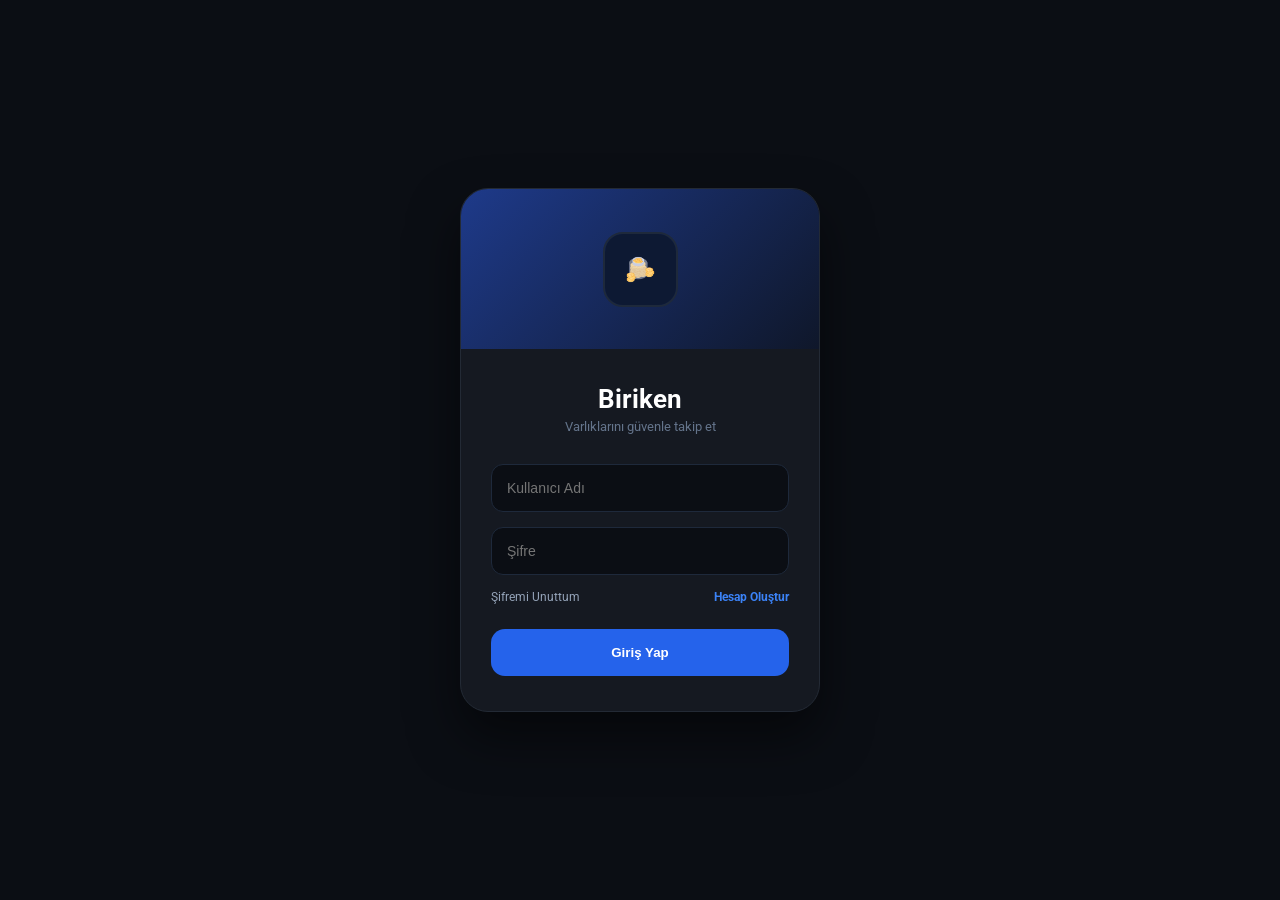
<file: index.html>
<!DOCTYPE html>
<html lang="tr">
<head>
    <meta charset="UTF-8">
    <meta name="viewport" content="width=device-width, initial-scale=1.0">
    <title>Biriken - Giriş Sistemi</title>
    <link rel="icon" type="image/jpeg" href="WhatsApp Image 2026-04-15 at 11.48.33.jpeg">
    <link rel="stylesheet" href="style.css">
</head>
<body>

    <div id="toast-container"></div>

    <div id="loginCard">
        <div class="header-shape">
            <img src="WhatsApp Image 2026-04-15 at 11.48.33.jpeg" alt="Logo" class="login-logo">
        </div>
        <div class="content">
            <h2 class="title">Biriken</h2>
            <p class="subtitle">Varlıklarını güvenle takip et</p>
            <div class="form-container">
                <form id="loginForm">
                    <div class="input-wrapper">
                        <input type="text" id="loginUser" placeholder="Kullanıcı Adı" required>
                    </div>
                    <div class="input-wrapper">
                        <input type="password" id="loginPass" placeholder="Şifre" required>
                    </div>
                    <div class="form-links">
                        <a href="javascript:void(0)" onclick="openModal('forgotModal')">Şifremi Unuttum</a>
                        <a href="javascript:void(0)" onclick="openModal('registerModal')" class="highlight">Hesap Oluştur</a>
                    </div>
                    <button type="submit" class="btn-primary">Giriş Yap</button>
                </form>
            </div>
        </div>
    </div>

    <div id="registerModal" class="modal">
        <div class="modal-content">
            <div class="modal-header">
                <h3>Yeni Hesap Oluştur</h3>
                <span class="close-btn" onclick="closeModals()">&times;</span>
            </div>
            <form id="regForm">
                <input type="text" id="regUser" placeholder="Kullanıcı Adı" minlength="3" required>
                <input type="email" id="regEmail" placeholder="E-posta" required>
                <input type="password" id="regPass" placeholder="Şifre (8+ karakter)" minlength="8" required>
                <input type="password" id="regConfirm" placeholder="Şifre Tekrar" required>
                <button type="submit" class="btn-primary">Kaydı Tamamla</button>
            </form>
        </div>
    </div>

    <div id="forgotModal" class="modal">
        <div class="modal-content">
            <div class="modal-header">
                <h3>Şifre Yenileme</h3>
                <span class="close-btn" onclick="closeModals()">&times;</span>
            </div>
            <div id="step1">
                <p class="sub-text">Kayıtlı bilgilerinizi girin</p>
                <input type="text" id="forgetName" placeholder="Kullanıcı Adı" required>
                <input type="email" id="forgetEmail" placeholder="E-posta" required>
                <button onclick="verifyUser()" class="btn-primary">Sorgula</button>
            </div>
            <div id="step2" style="display: none;">
                <p class="sub-text">Yeni şifrenizi belirleyin</p>
                <input type="password" id="newPass" placeholder="Yeni Şifre" minlength="8" required>
                <button onclick="saveNewPassword()" class="btn-success">Güncelle</button>
            </div>
        </div>
    </div>

    <script>
        function showToast(message, type = 'info') {
            const container = document.getElementById('toast-container');
            const toast = document.createElement('div');
            toast.className = `toast toast-${type}`;
            toast.innerText = message;
            container.appendChild(toast);
            setTimeout(() => { toast.classList.add('show'); }, 100);
            setTimeout(() => {
                toast.classList.remove('show');
                setTimeout(() => { container.removeChild(toast); }, 300);
            }, 3000);
        }

        function openModal(id) { document.getElementById(id).style.display = 'flex'; }
        function closeModals() { 
            document.querySelectorAll('.modal').forEach(m => m.style.display = 'none');
            document.getElementById('step1').style.display = 'block';
            document.getElementById('step2').style.display = 'none';
        }

        document.getElementById('regForm').onsubmit = function(e) {
            e.preventDefault();
            const user = document.getElementById('regUser').value;
            const email = document.getElementById('regEmail').value;
            const pass = document.getElementById('regPass').value;
            const confirm = document.getElementById('regConfirm').value;
            if(pass !== confirm) { showToast("Şifreler eşleşmiyor!", "error"); return; }
            if(localStorage.getItem('db_' + user)) { showToast("Kullanıcı adı kullanımda!", "error"); return; }
            localStorage.setItem('db_' + user, JSON.stringify({ user, email, pass }));
            showToast("Hesap başarıyla oluşturuldu!", "success");
            setTimeout(closeModals, 1000);
        };

        document.getElementById('loginForm').onsubmit = function(e) {
            e.preventDefault();
            const user = document.getElementById('loginUser').value;
            const pass = document.getElementById('loginPass').value;
            const account = localStorage.getItem('db_' + user);
            if (account) {
                const data = JSON.parse(account);
                if (data.pass === pass) {
                    showToast("Giriş yapılıyor...", "success");
                    localStorage.setItem('aktifKullanici', user); 
                    setTimeout(() => { window.location.href = "anasayfa.html"; }, 800);
                } else { showToast("Hatalı şifre!", "error"); }
            } else { showToast("Hesap bulunamadı!", "error"); }
        };

        let resetUser = "";
        function verifyUser() {
            const name = document.getElementById('forgetName').value;
            const email = document.getElementById('forgetEmail').value;
            const account = localStorage.getItem('db_' + name);
            if (account && JSON.parse(account).email === email) {
                resetUser = name;
                document.getElementById('step1').style.display = 'none';
                document.getElementById('step2').style.display = 'block';
                showToast("Kimlik doğrulandı.", "success");
            } else { showToast("Bilgiler hatalı!", "error"); }
        }

        function saveNewPassword() {
            const newP = document.getElementById('newPass').value;
            if (newP.length < 8) { showToast("Şifre yetersiz!", "error"); return; }
            let data = JSON.parse(localStorage.getItem('db_' + resetUser));
            data.pass = newP;
            localStorage.setItem('db_' + resetUser, JSON.stringify(data));
            showToast("Şifre güncellendi!", "success");
            setTimeout(closeModals, 1000);
        }
    </script>

</body>
</html>
</file>
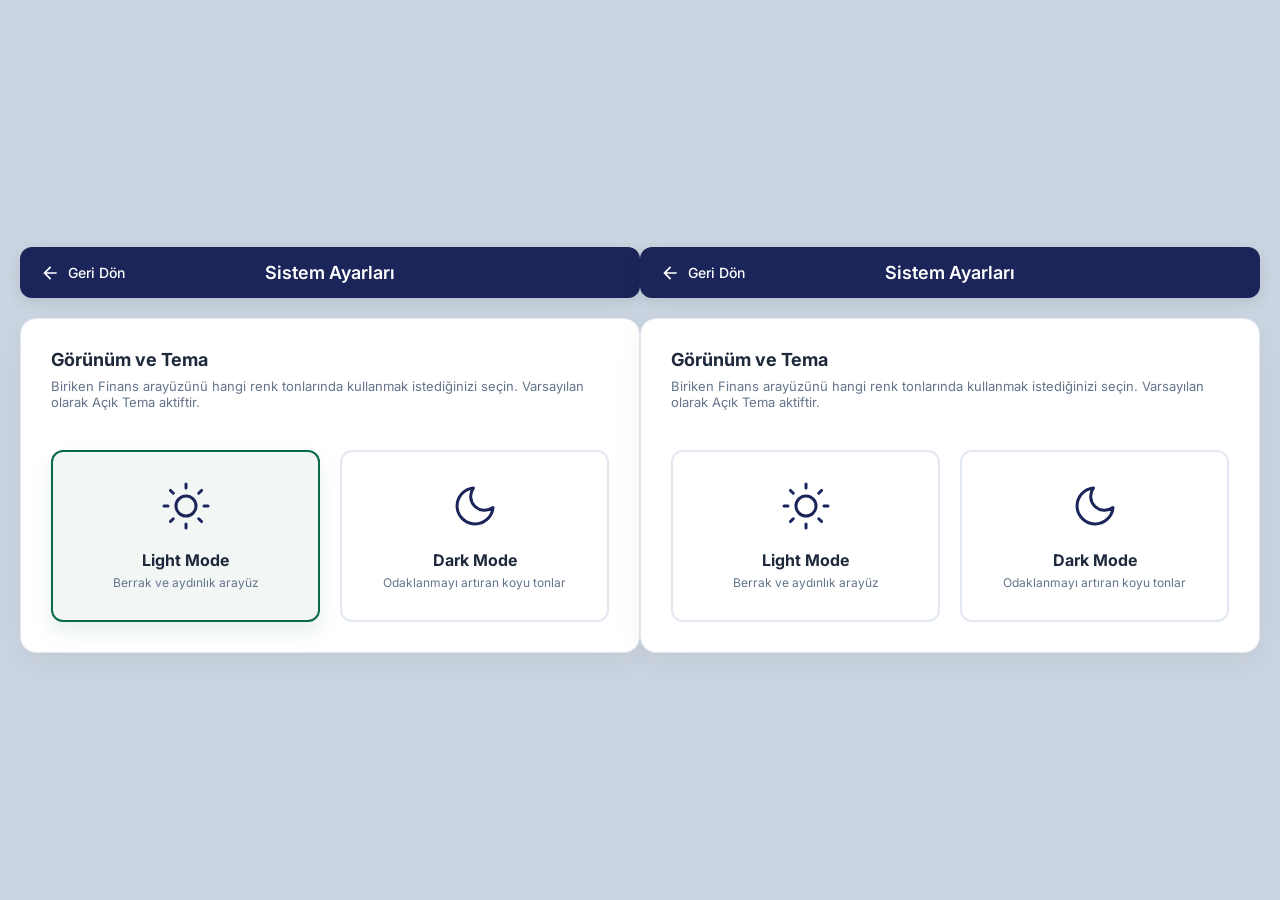
<file: ayarlar.html>
<!DOCTYPE html>
<html lang="tr">
<head>
    <meta charset="UTF-8">
    <meta name="viewport" content="width=device-width, initial-scale=1.0">
    <title>Ayarlar | Biriken Finans</title>
    <link rel="stylesheet" href="ayarlar.css">
    <link href="https://fonts.googleapis.com/css2?family=Inter:wght@400;500;600;700&display=swap" rel="stylesheet">
    
    <script>
        if (localStorage.getItem('theme') === 'dark') {
            document.documentElement.classList.add('dark-theme');
        }
    </script>
</head>
<body>

    <div class="settings-container">
        <div class="header-bar">
            <button class="back-btn" onclick="window.history.back()">
                <svg viewBox="0 0 24 24"><path d="M20 11H7.83l5.59-5.59L12 4l-8 8 8 8 1.41-1.41L7.83 13H20v-2z"/></svg>
                Geri Dön
            </button>
            <h2>Sistem Ayarları</h2>
            <div style="width: 100px;"></div> 
        </div>

        <div class="settings-card">
            <div class="settings-section">
                <h3>Görünüm ve Tema</h3>
                <p>Biriken Finans arayüzünü hangi renk tonlarında kullanmak istediğinizi seçin. Varsayılan olarak Açık Tema aktiftir.</p>
                
                <div class="theme-options">
    <div class="theme-box" id="theme-light" onclick="setTheme('light')">
        <div class="theme-icon">
            <svg viewBox="0 0 24 24" fill="none" stroke="currentColor" stroke-width="1.5" stroke-linecap="round" stroke-linejoin="round">
                <circle cx="12" cy="12" r="5"></circle>
                <line x1="12" y1="1" x2="12" y2="3"></line>
                <line x1="12" y1="21" x2="12" y2="23"></line>
                <line x1="4.22" y1="4.22" x2="5.64" y2="5.64"></line>
                <line x1="18.36" y1="18.36" x2="19.78" y2="19.78"></line>
                <line x1="1" y1="12" x2="3" y2="12"></line>
                <line x1="21" y1="12" x2="23" y2="12"></line>
                <line x1="4.22" y1="19.78" x2="5.64" y2="18.36"></line>
                <line x1="18.36" y1="5.64" x2="19.78" y2="4.22"></line>
            </svg>
        </div>
        <h4>Light Mode</h4>
        <span>Berrak ve aydınlık arayüz</span>
    </div>

    <div class="theme-box" id="theme-dark" onclick="setTheme('dark')">
        <div class="theme-icon">
            <svg viewBox="0 0 24 24" fill="none" stroke="currentColor" stroke-width="1.5" stroke-linecap="round" stroke-linejoin="round">
                <path d="M21 12.79A9 9 0 1 1 11.21 3 7 7 0 0 0 21 12.79z"></path>
            </svg>
        </div>
        <h4>Dark Mode</h4>
        <span>Odaklanmayı artıran koyu tonlar</span>
    </div>
</div>
            </div>
        </div>
    </div>

    <script>
        document.addEventListener('DOMContentLoaded', () => {
            // Hangi tema aktifse onun kartını işaretle
            const currentTheme = localStorage.getItem('theme') || 'light';
            document.getElementById(`theme-${currentTheme}`).classList.add('active-theme');
        });

        function setTheme(themeType) {
            // Önceki seçimleri temizle
            document.getElementById('theme-light').classList.remove('active-theme');
            document.getElementById('theme-dark').classList.remove('active-theme');
            
            // Yeni seçimi aktif yap
            document.getElementById(`theme-${themeType}`).classList.add('active-theme');

            if (themeType === 'dark') {
                document.documentElement.classList.add('dark-theme');
                localStorage.setItem('theme', 'dark');
            } else {
                document.documentElement.classList.remove('dark-theme');
                localStorage.setItem('theme', 'light');
            }
        }
    </script>
</body>
</html><!DOCTYPE html>
<html lang="tr">
<head>
    <meta charset="UTF-8">
    <meta name="viewport" content="width=device-width, initial-scale=1.0">
    <title>Ayarlar | Biriken Finans</title>
    <link rel="stylesheet" href="ayarlar.css">
    <link href="https://fonts.googleapis.com/css2?family=Inter:wght@400;500;600;700&display=swap" rel="stylesheet">
    
    <script>
        if (localStorage.getItem('theme') === 'dark') {
            document.documentElement.classList.add('dark-theme');
        }
    </script>
</head>
<body>

    <div class="settings-container">
        <div class="header-bar">
            <button class="back-btn" onclick="window.history.back()">
                <svg viewBox="0 0 24 24"><path d="M20 11H7.83l5.59-5.59L12 4l-8 8 8 8 1.41-1.41L7.83 13H20v-2z"/></svg>
                Geri Dön
            </button>
            <h2>Sistem Ayarları</h2>
            <div style="width: 100px;"></div> 
        </div>

        <div class="settings-card">
            <div class="settings-section">
                <h3>Görünüm ve Tema</h3>
                <p>Biriken Finans arayüzünü hangi renk tonlarında kullanmak istediğinizi seçin. Varsayılan olarak Açık Tema aktiftir.</p>
                
                <div class="theme-options">
    <div class="theme-box" id="theme-light" onclick="setTheme('light')">
        <div class="theme-icon">
            <svg viewBox="0 0 24 24" fill="none" stroke="currentColor" stroke-width="1.5" stroke-linecap="round" stroke-linejoin="round">
                <circle cx="12" cy="12" r="5"></circle>
                <line x1="12" y1="1" x2="12" y2="3"></line>
                <line x1="12" y1="21" x2="12" y2="23"></line>
                <line x1="4.22" y1="4.22" x2="5.64" y2="5.64"></line>
                <line x1="18.36" y1="18.36" x2="19.78" y2="19.78"></line>
                <line x1="1" y1="12" x2="3" y2="12"></line>
                <line x1="21" y1="12" x2="23" y2="12"></line>
                <line x1="4.22" y1="19.78" x2="5.64" y2="18.36"></line>
                <line x1="18.36" y1="5.64" x2="19.78" y2="4.22"></line>
            </svg>
        </div>
        <h4>Light Mode</h4>
        <span>Berrak ve aydınlık arayüz</span>
    </div>

    <div class="theme-box" id="theme-dark" onclick="setTheme('dark')">
        <div class="theme-icon">
            <svg viewBox="0 0 24 24" fill="none" stroke="currentColor" stroke-width="1.5" stroke-linecap="round" stroke-linejoin="round">
                <path d="M21 12.79A9 9 0 1 1 11.21 3 7 7 0 0 0 21 12.79z"></path>
            </svg>
        </div>
        <h4>Dark Mode</h4>
        <span>Odaklanmayı artıran koyu tonlar</span>
    </div>
</div>
            </div>
        </div>
    </div>

    <script>
        document.addEventListener('DOMContentLoaded', () => {
            // Hangi tema aktifse onun kartını işaretle
            const currentTheme = localStorage.getItem('theme') || 'light';
            document.getElementById(`theme-${currentTheme}`).classList.add('active-theme');
        });

        function setTheme(themeType) {
            // Önceki seçimleri temizle
            document.getElementById('theme-light').classList.remove('active-theme');
            document.getElementById('theme-dark').classList.remove('active-theme');
            
            // Yeni seçimi aktif yap
            document.getElementById(`theme-${themeType}`).classList.add('active-theme');

            if (themeType === 'dark') {
                document.documentElement.classList.add('dark-theme');
                localStorage.setItem('theme', 'dark');
            } else {
                document.documentElement.classList.remove('dark-theme');
                localStorage.setItem('theme', 'light');
            }
        }
    </script>
</body>
</html>
</file>
<file: style.css>
@import url('https://fonts.googleapis.com/css2?family=Roboto:wght@300;400;700&display=swap');

* {
    margin: 0;
    padding: 0;
    box-sizing: border-box;
    /* Metin ve öğe seçimini engelleme */
    user-select: none;
    -webkit-user-select: none; /* Safari için */
    -moz-user-select: none;    /* Firefox için */
    -ms-user-select: none;     /* IE/Edge için */
}

* { margin: 0; padding: 0; box-sizing: border-box; }

body {
    background-color: #0b0e14;
    font-family: 'Roboto', sans-serif;
    display: flex;
    justify-content: center;
    align-items: center;
    min-height: 100vh;
}

#loginCard {
    width: 360px;
    background-color: #151921;
    border-radius: 28px;
    overflow: hidden;
    box-shadow: 0 25px 50px rgba(0,0,0,0.5);
    border: 1px solid #232a35;
}

.header-shape {
    height: 160px;
    background: linear-gradient(135deg, #1e3a8a, #0f172a);
    display: flex;
    justify-content: center;
    align-items: center;
}

.login-logo {
    width: 75px;
    height: 75px;
    border-radius: 20px;
    border: 2px solid #1e293b;
    background: white;
}

.content { padding: 35px 30px; text-align: center; }
.title { color: #ffffff; font-size: 26px; font-weight: 700; }
.subtitle { color: #64748b; font-size: 13px; margin-top: 5px; margin-bottom: 30px; }

input {
    width: 100%;
    background-color: #0b0e14;
    border: 1px solid #1e293b;
    padding: 15px;
    border-radius: 12px;
    color: white;
    font-size: 14px;
    margin-bottom: 15px;
    outline: none;
    transition: 0.3s;
}
input:focus { border-color: #3b82f6; box-shadow: 0 0 0 2px rgba(59, 130, 246, 0.2); }

.form-links {
    display: flex;
    justify-content: space-between;
    font-size: 12px;
    margin-bottom: 25px;
}
.form-links a { color: #94a3b8; text-decoration: none; }
.form-links a.highlight { color: #3b82f6; font-weight: 700; }

.btn-primary {
    width: 100%;
    background-color: #2563eb;
    color: white;
    border: none;
    padding: 16px;
    border-radius: 14px;
    font-weight: 700;
    cursor: pointer;
    transition: 0.3s;
}
.btn-primary:hover { background-color: #1d4ed8; transform: translateY(-2px); }

.btn-success { background-color: #059669; color: white; width: 100%; padding: 15px; border-radius: 12px; border: none; font-weight: 700; cursor: pointer; }

/* MODAL */
.modal {
    position: fixed; top: 0; left: 0; width: 100%; height: 100%;
    background: rgba(0,0,0,0.85);
    backdrop-filter: blur(8px);
    display: none;
    justify-content: center;
    align-items: center;
    z-index: 1000;
}
.modal-content {
    background: #151921;
    width: 340px;
    padding: 30px;
    border-radius: 24px;
    border: 1px solid #1e293b;
    color: white;
}
.modal-header { display: flex; justify-content: space-between; margin-bottom: 20px; align-items: center; }
.close-btn { font-size: 28px; cursor: pointer; color: #475569; }
.sub-text { font-size: 13px; color: #94a3b8; margin-bottom: 20px; }

/* TOAST */
#toast-container { position: fixed; top: 25px; right: 25px; z-index: 9999; }
.toast {
    min-width: 240px;
    padding: 16px 20px;
    margin-bottom: 10px;
    border-radius: 12px;
    color: white;
    font-size: 14px;
    font-weight: 600;
    transform: translateX(150%);
    transition: 0.4s cubic-bezier(0.68, -0.55, 0.265, 1.55);
}
.toast.show { transform: translateX(0); }
.toast-success { background-color: #059669; border-left: 5px solid #34d399; }
.toast-error { background-color: #3c0707; border-left: 5px solid #c8152a; }
.toast-info { background-color: #2563eb; }
</file>
<file: ayarlar.css>
html, body {
    -webkit-user-select: none;
    -ms-user-select: none;
    user-select: none;
    -webkit-touch-callout: none;
}

input, textarea {
    -webkit-user-select: text;
    -ms-user-select: text;
    user-select: text;
}
:root {
    --green-top: #086945; 
    --navy-dark: #1b2559; 
    --bg-outside: #cbd5e1; 
    --card-bg: #ffffff;
    --text-main: #1e293b;
    --text-muted: #64748b;
    --border-color: #e2e8f0;
    --font-main: 'Inter', sans-serif;
}

html.dark-theme {
    --bg-outside: #0f172a; 
    --card-bg: #0f172a;   
    --text-main: #f8fafc;
    --text-muted: #94a3b8;
    --border-color: #334155;
    --navy-dark: #1e293b;
}

* { 
    margin: 0; 
    padding: 0; 
    box-sizing: border-box; 
    font-family: var(--font-main); 
    -webkit-font-smoothing: antialiased;
}

body {
    background-color: var(--bg-outside);
    display: flex;
    justify-content: center;
    align-items: center;
    min-height: 100vh;
    padding: 20px;
    transition: background-color 0.3s ease;
}

.settings-container {
    width: 100%;
    max-width: 700px;
    display: flex;
    flex-direction: column;
    gap: 20px;
}

/* ÜST BAR */
.header-bar {
    display: flex;
    justify-content: space-between;
    align-items: center;
    background: var(--navy-dark);
    padding: 15px 20px;
    border-radius: 12px;
    color: white;
    box-shadow: 0 4px 15px rgba(0,0,0,0.1);
    transition: background-color 0.3s ease;
}

.header-bar h2 { font-size: 18px; font-weight: 600; margin: 0; }

.back-btn {
    background: transparent;
    border: none;
    color: white;
    display: flex;
    align-items: center;
    gap: 8px;
    font-size: 14px;
    font-weight: 500;
    cursor: pointer;
    transition: 0.2s;
    width: 100px;
}

.back-btn:hover { color: #a3aed1; }
.back-btn svg { width: 20px; height: 20px; fill: currentColor; }

/* AYARLAR KARTI */
.settings-card {
    background: var(--card-bg);
    border-radius: 16px;
    padding: 30px;
    box-shadow: 0 10px 30px rgba(0,0,0,0.05);
    border: 1px solid var(--border-color);
    transition: all 0.3s ease;
}

.settings-section h3 {
    color: var(--text-main);
    font-size: 18px;
    margin-bottom: 8px;
}

.settings-section p {
    color: var(--text-muted);
    font-size: 13px;
    margin-bottom: 40px;
}

/* TEMA KUTULARI */
.theme-options {
    display: grid;
    grid-template-columns: 1fr 1fr;
    gap: 20px;
}

.theme-box {
    border: 2px solid var(--border-color);
    border-radius: 12px;
    padding: 30px 20px;
    display: flex;
    flex-direction: column;
    align-items: center;
    text-align: center;
    cursor: pointer;
    transition: 0.3s ease;
    background: transparent;
}

.theme-box:hover {
    border-color: var(--text-muted);
    transform: translateY(-3px);
}

.theme-icon {
    width: 48px;
    height: 48px;
    margin-bottom: 20px;
    display: flex;
    justify-content: center;
    align-items: center;
    color: var(--navy-dark); /* Açık temada lacivert */
    transition: 0.3s;
}

/* Koyu temada ikonların rengi beyaza dönsün */
html.dark-theme .theme-icon {
    color: #f8fafc;
}

.theme-icon svg {
    width: 100%;
    height: 100%;
}

/* Hover efekti eklendi */
.theme-box:hover .theme-icon {
    transform: rotate(15deg);
    color: var(--green-top);
}
.theme-box h4 {
    color: var(--text-main);
    font-size: 16px;
    margin-bottom: 5px;
}

.theme-box span {
    color: var(--text-muted);
    font-size: 12px;
}

/* SEÇİLİ OLAN TEMA KARTI */
.active-theme {
    border-color: var(--green-top);
    background: rgba(8, 105, 69, 0.05);
    box-shadow: 0 10px 20px rgba(8, 105, 69, 0.1);
}
html.dark-theme .active-theme {
    background: rgba(8, 105, 69, 0.15);
}
</file>
